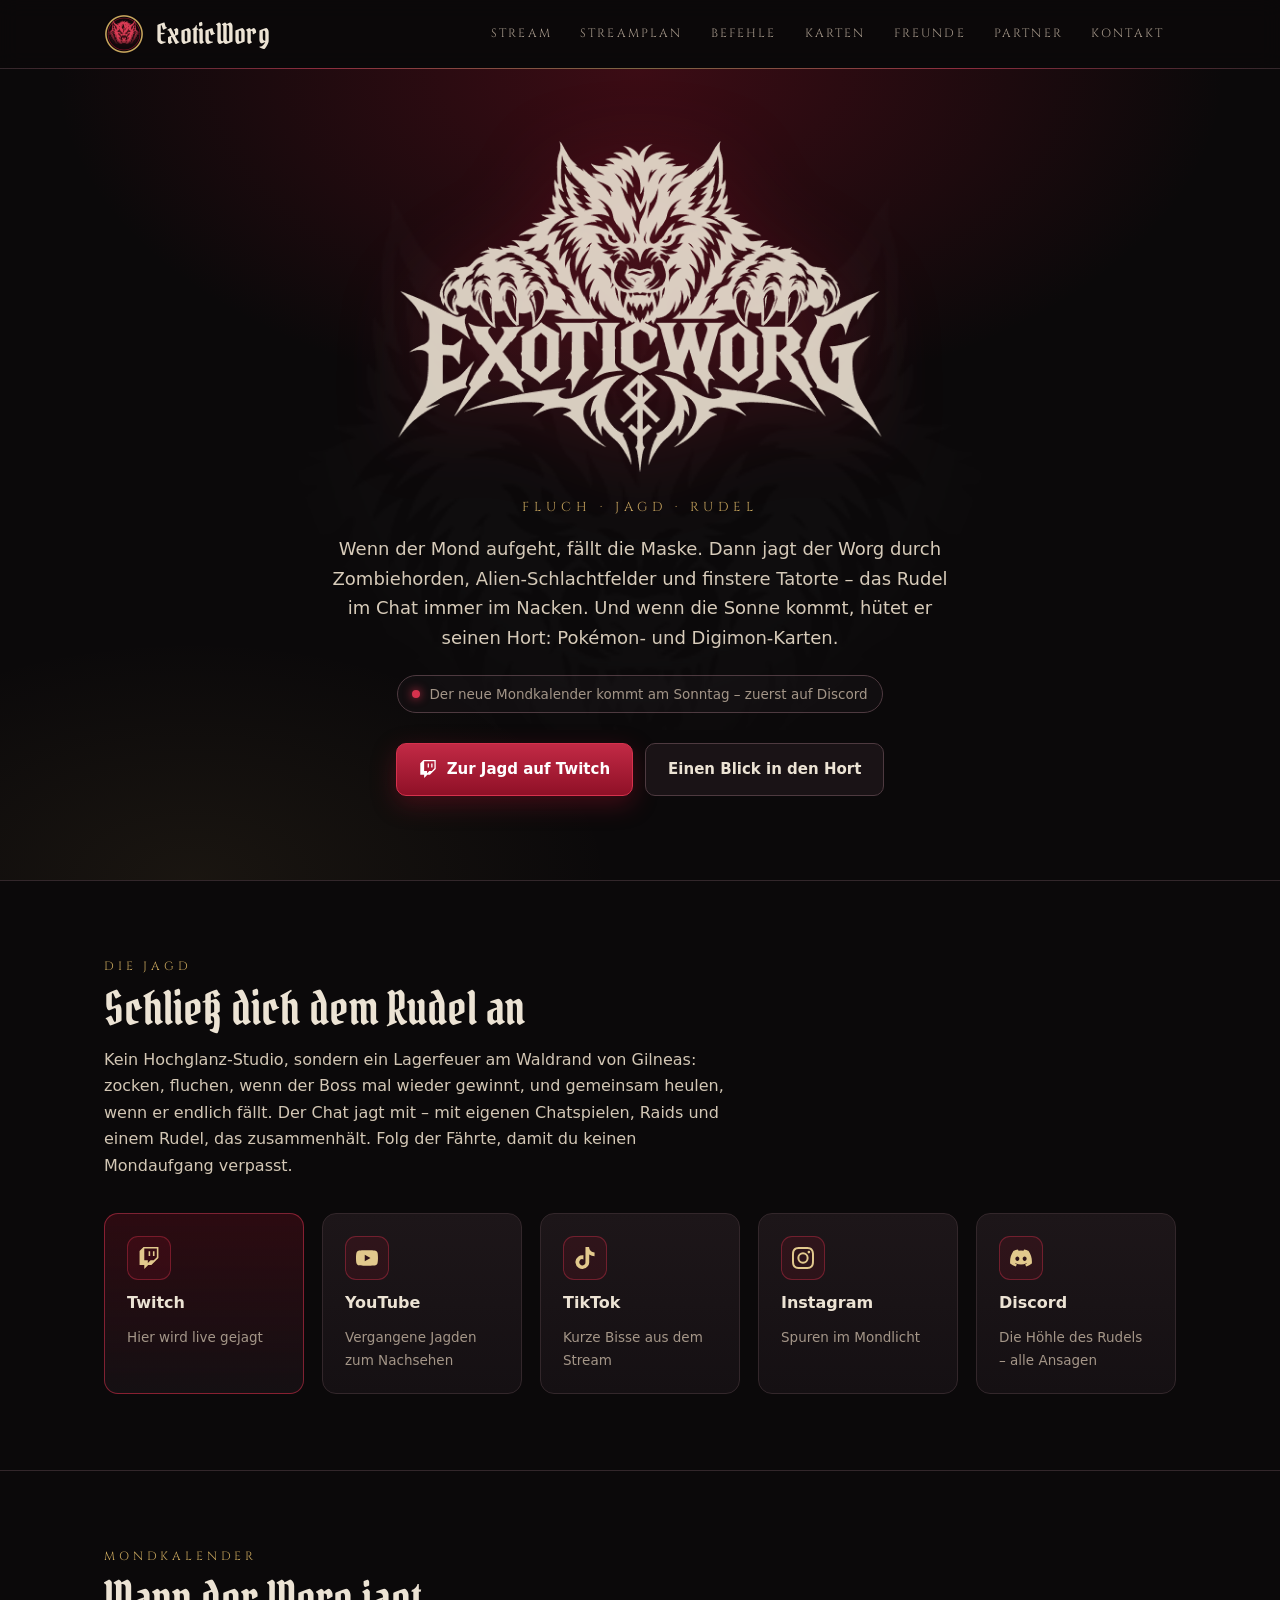
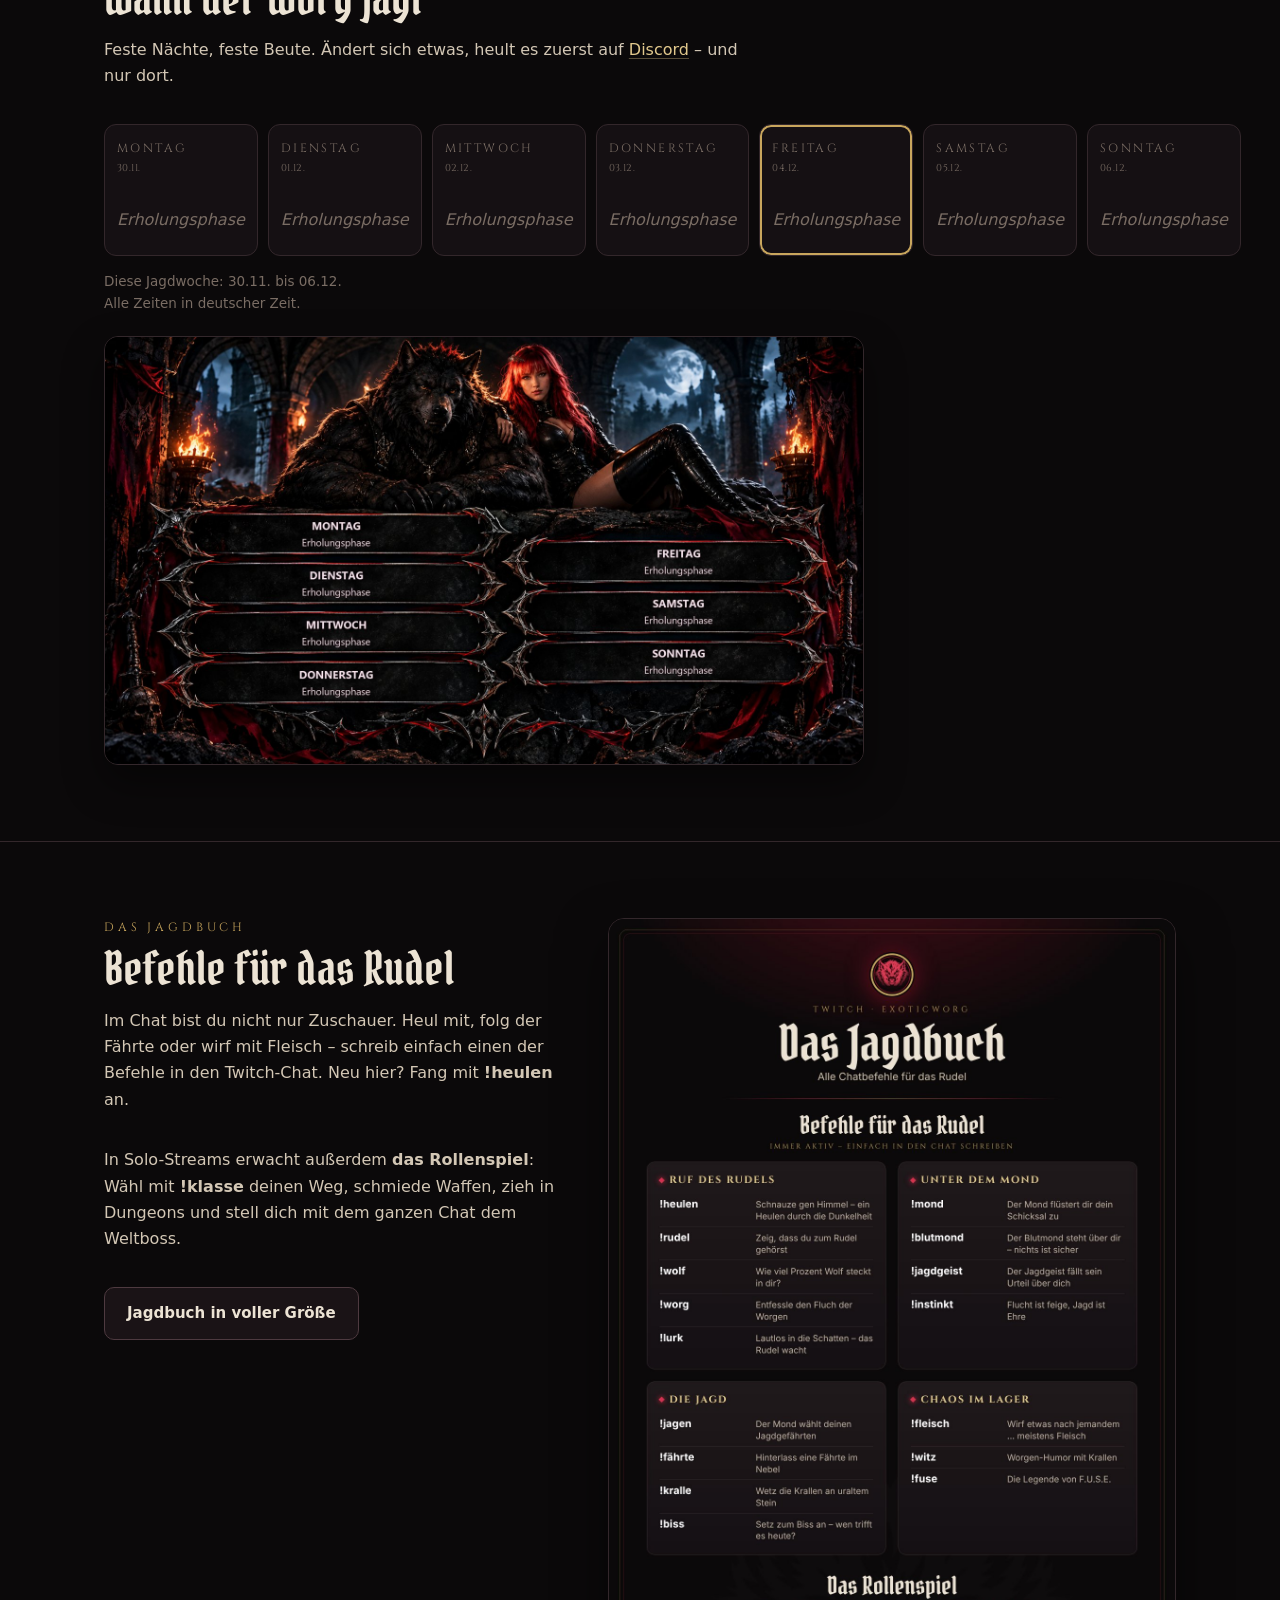
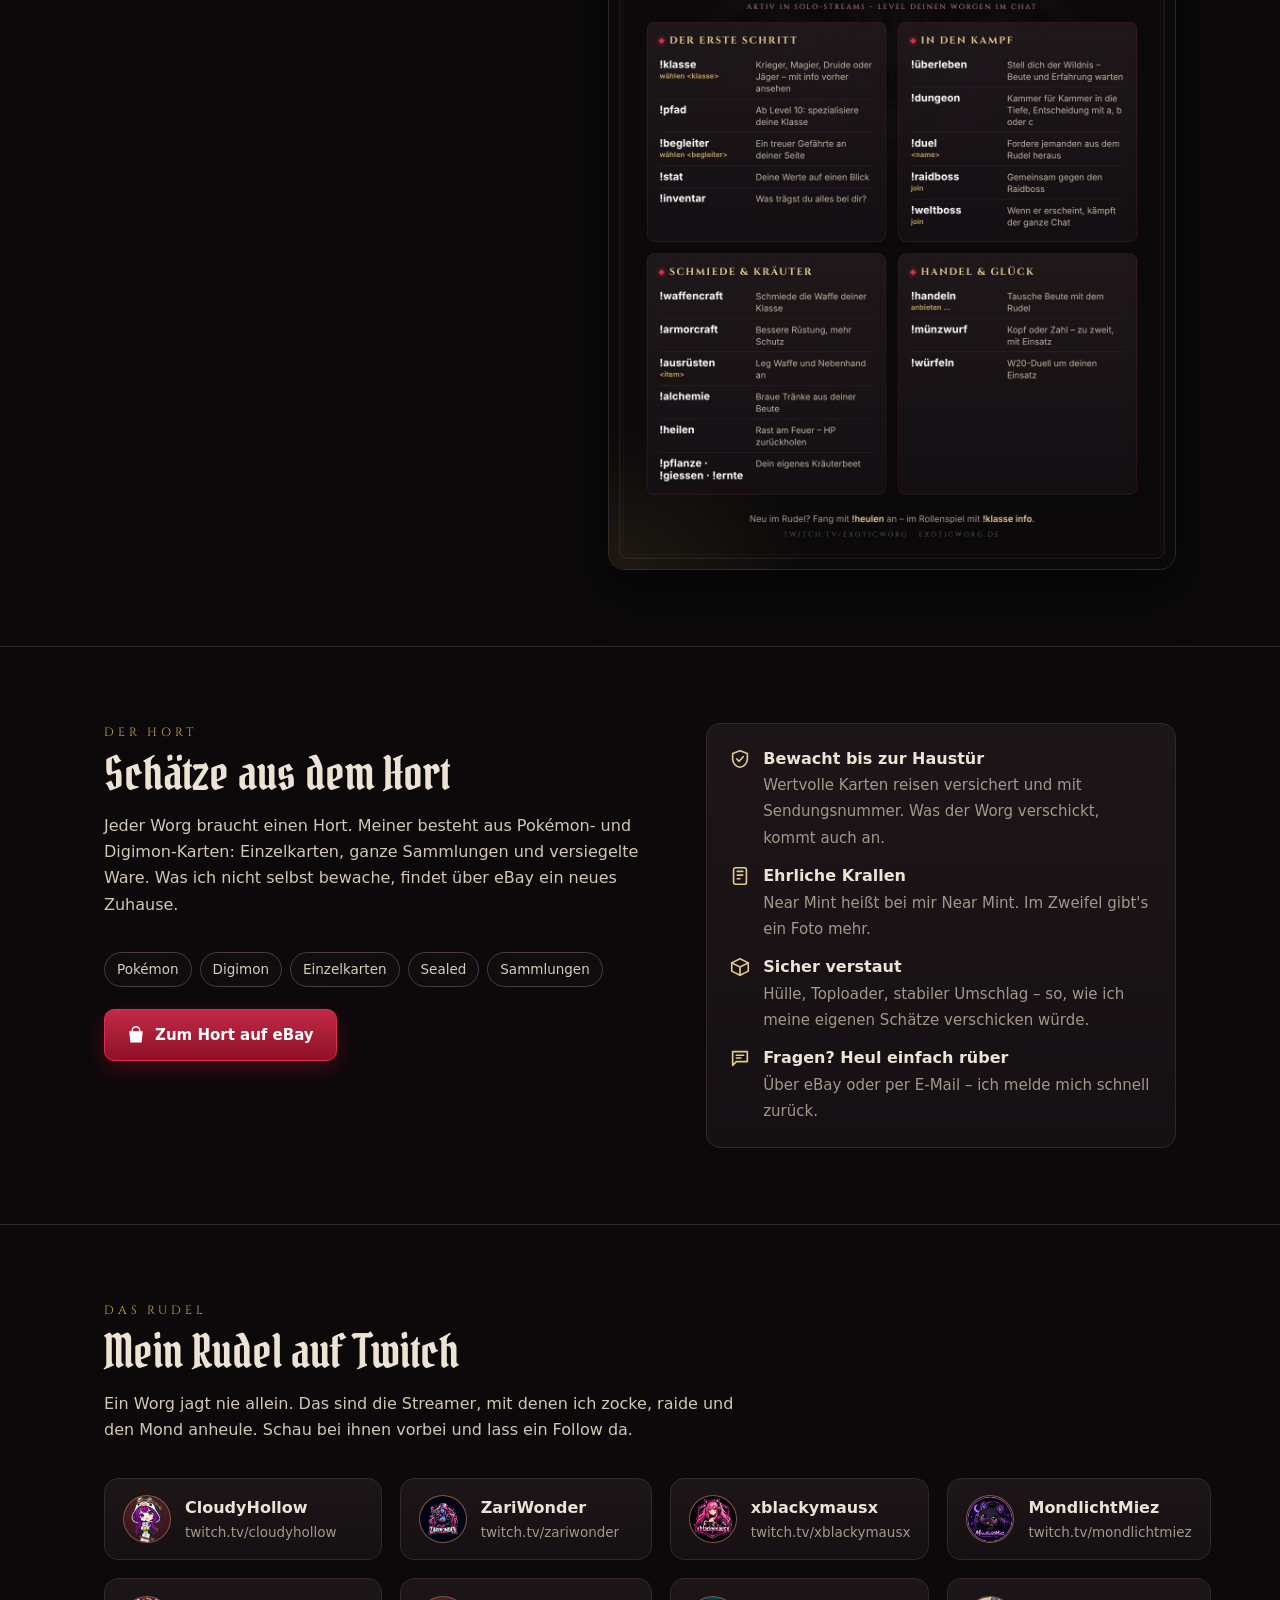
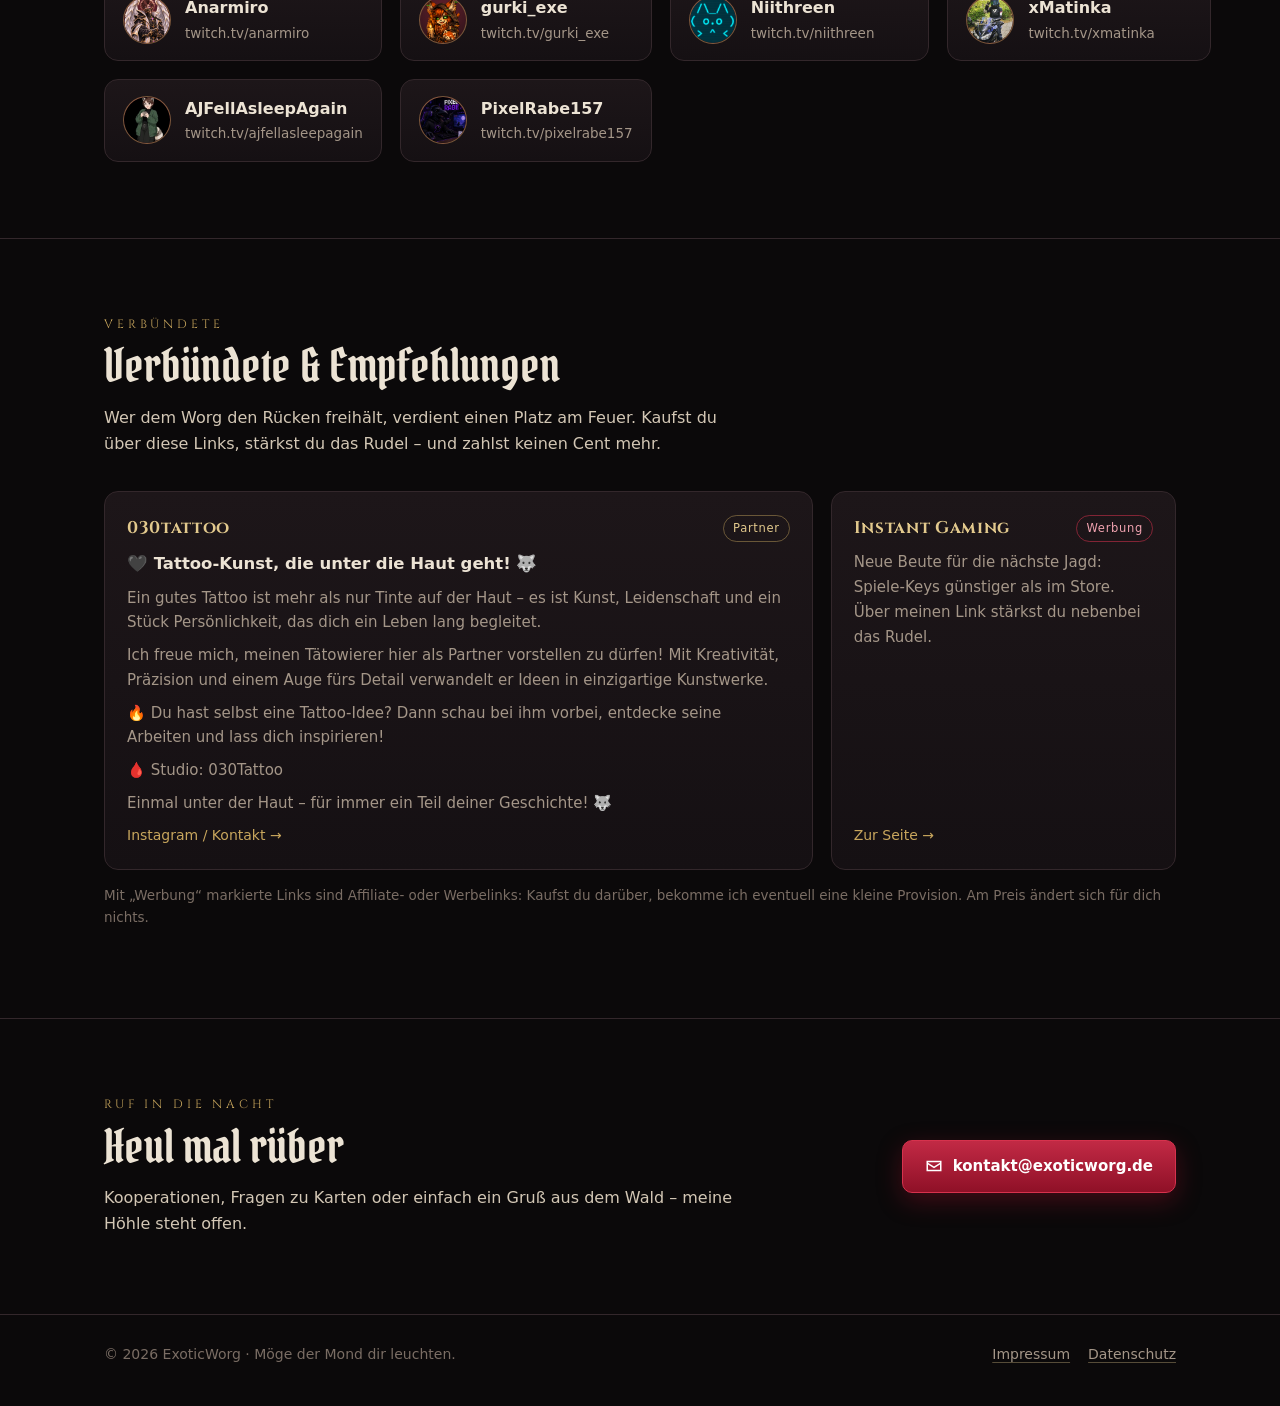
<file: index.html>
<!DOCTYPE html>
<html lang="de">
<head>
<meta charset="utf-8">
<meta name="viewport" content="width=device-width,initial-scale=1">
<title>ExoticWorg – Der Worg jagt auf Twitch</title>
<meta name="description" content="ExoticWorg – wenn der Mond aufgeht, jagt der Worg auf Twitch. Schließ dich dem Rudel an. Dazu Pokémon- &amp; Digimon-Karten aus seinem Hort.">
<meta property="og:title" content="ExoticWorg – Der Worg jagt auf Twitch">
<meta property="og:description" content="Wenn der Mond aufgeht, jagt der Worg. Schließ dich dem Rudel an – Streams, Chatbefehle und Schätze aus dem Hort.">
<meta property="og:image" content="https://exoticworg.de/assets/og.jpg">
<meta property="og:image:width" content="1200">
<meta property="og:image:height" content="630">
<meta property="og:type" content="website">
<meta property="og:locale" content="de_DE">
<meta name="twitter:card" content="summary_large_image">
<meta property="og:url" content="https://exoticworg.de/">
<meta name="theme-color" content="#0b090a">
<link rel="icon" type="image/png" href="assets/favicon.png">
<link rel="apple-touch-icon" href="assets/apple-touch-icon.png">
<link rel="stylesheet" href="style.css">
</head>
<body>

<header class="top">
  <div class="wrap">
    <a class="brand" href="#"><img src="assets/sigil.png" alt=""><span>ExoticWorg</span></a>
    <nav class="nav" aria-label="Hauptmenü">
      <a href="#stream">Stream</a>
      <a href="#plan">Streamplan</a>
      <a href="#befehle">Befehle</a>
      <a href="#karten">Karten</a>
      <a href="#freunde">Freunde</a>
      <a href="#partner">Partner</a>
      <a href="#kontakt">Kontakt</a>
    </nav>
  </div>
</header>

<main>
  <div class="hero">
    <div class="wrap">
      <img class="logo" src="assets/logo_full.png" alt="ExoticWorg" width="520" height="347">
      <p class="claim">Fluch · Jagd · Rudel</p>
      <p class="lead">Wenn der Mond aufgeht, fällt die Maske. Dann jagt der Worg durch Zombiehorden, Alien-Schlachtfelder und finstere Tatorte – das Rudel im Chat immer im Nacken. Und wenn die Sonne kommt, hütet er seinen Hort: Pokémon- und Digimon-Karten.</p>
      <div class="live" id="nextStream"><i></i><span>Die Fährte wird aufgenommen …</span></div>
      <div class="cta">
        <a class="btn p" id="twitchBtn" href="https://www.twitch.tv/exoticworg" target="_blank" rel="noopener">
          <svg viewBox="0 0 24 24" aria-hidden="true"><path d="M11.571 4.714h1.715v5.143H11.57zm4.715 0H18v5.143h-1.714zM6 0 1.714 4.286v15.428h5.143V24l4.286-4.286h3.428L22.286 12V0zm14.571 11.143-3.428 3.428h-3.429l-3 3v-3H6.857V1.714h13.714Z"/></svg>
          <span>Zur Jagd auf Twitch</span></a>
        <a class="btn" href="#karten">Einen Blick in den Hort</a>
      </div>
    </div>
  </div>

  <section id="stream">
    <div class="wrap">
      <p class="kicker">Die Jagd</p>
      <h2>Schließ dich dem Rudel an</h2>
      <p class="intro">Kein Hochglanz-Studio, sondern ein Lagerfeuer am Waldrand von Gilneas: zocken, fluchen, wenn der Boss mal wieder gewinnt, und gemeinsam heulen, wenn er endlich fällt. Der Chat jagt mit – mit eigenen Chatspielen, Raids und einem Rudel, das zusammenhält. Folg der Fährte, damit du keinen Mondaufgang verpasst.</p>
      <div class="grid g4" id="kanaele">
        <a class="card ch main" href="https://www.twitch.tv/exoticworg" target="_blank" rel="noopener">
          <span class="ic"><svg viewBox="0 0 24 24"><path d="M11.571 4.714h1.715v5.143H11.57zm4.715 0H18v5.143h-1.714zM6 0 1.714 4.286v15.428h5.143V24l4.286-4.286h3.428L22.286 12V0zm14.571 11.143-3.428 3.428h-3.429l-3 3v-3H6.857V1.714h13.714Z"/></svg></span>
          <b>Twitch</b><small>Hier wird live gejagt</small></a>
        <a class="card ch" href="https://www.youtube.com/@exoticworg" target="_blank" rel="noopener">
          <span class="ic"><svg viewBox="0 0 24 24"><path d="M23.5 6.19a3 3 0 0 0-2.12-2.14C19.5 3.55 12 3.55 12 3.55s-7.5 0-9.38.5A3 3 0 0 0 .5 6.19C0 8.07 0 12 0 12s0 3.93.5 5.81a3 3 0 0 0 2.12 2.14c1.88.5 9.38.5 9.38.5s7.5 0 9.38-.5a3 3 0 0 0 2.12-2.14C24 15.93 24 12 24 12s0-3.93-.5-5.81zM9.55 15.57V8.43L15.82 12z"/></svg></span>
          <b>YouTube</b><small>Vergangene Jagden zum Nachsehen</small></a>
        <a class="card ch" href="https://www.tiktok.com/@exoticworg6" target="_blank" rel="noopener">
          <span class="ic"><svg viewBox="0 0 24 24"><path d="M12.53.02c1.3-.02 2.6-.01 3.9-.02.09 1.53.64 3.09 1.76 4.17 1.12 1.11 2.7 1.62 4.24 1.79v4.03a10.4 10.4 0 0 1-5.82-1.9c-.01 2.92.01 5.84-.02 8.75a7.6 7.6 0 0 1-1.35 3.94 7.47 7.47 0 0 1-5.91 3.21 7.3 7.3 0 0 1-4.08-1.03 7.55 7.55 0 0 1-3.65-5.71c-.02-.5-.03-1-.01-1.49a7.53 7.53 0 0 1 8.73-6.68c.02 1.48-.04 2.96-.04 4.44a3.43 3.43 0 0 0-4.38 2.12c-.21.51-.15 1.07-.14 1.61.24 1.64 1.82 3.02 3.5 2.87a3.3 3.3 0 0 0 2.77-1.61c.19-.33.4-.67.41-1.06.1-1.79.06-3.57.07-5.36.01-4.03-.01-8.05.02-12.07z"/></svg></span>
          <b>TikTok</b><small>Kurze Bisse aus dem Stream</small></a>
        <a class="card ch" href="https://www.instagram.com/exotic_worg/" target="_blank" rel="noopener">
          <span class="ic"><svg viewBox="0 0 24 24"><path d="M12 2.2c3.2 0 3.58 0 4.85.07 3.25.15 4.77 1.69 4.92 4.92.06 1.27.07 1.65.07 4.85s0 3.58-.07 4.85c-.15 3.23-1.66 4.77-4.92 4.92-1.27.06-1.65.07-4.85.07s-3.58 0-4.85-.07c-3.26-.15-4.77-1.7-4.92-4.92C2.17 15.58 2.16 15.2 2.16 12s0-3.58.07-4.85C2.38 3.92 3.9 2.38 7.15 2.23 8.42 2.17 8.8 2.2 12 2.2zM12 0C8.74 0 8.33 0 7.05.07 2.7.27.27 2.69.07 7.05 0 8.33 0 8.74 0 12s0 3.67.07 4.95c.2 4.36 2.62 6.78 6.98 6.98C8.33 24 8.74 24 12 24s3.67 0 4.95-.07c4.35-.2 6.78-2.62 6.98-6.98.06-1.28.07-1.69.07-4.95s0-3.67-.07-4.95C23.73 2.7 21.31.27 16.95.07 15.67 0 15.26 0 12 0zm0 5.84a6.16 6.16 0 1 0 0 12.32 6.16 6.16 0 0 0 0-12.32zM12 16a4 4 0 1 1 0-8 4 4 0 0 1 0 8zm6.4-11.85a1.44 1.44 0 1 0 0 2.88 1.44 1.44 0 0 0 0-2.88z"/></svg></span>
          <b>Instagram</b><small>Spuren im Mondlicht</small></a>
        <a class="card ch" id="dcCard" href="#" target="_blank" rel="noopener" hidden>
          <span class="ic"><svg viewBox="0 0 24 24"><path d="M20.32 4.37A19.8 19.8 0 0 0 15.4 2.84a13.8 13.8 0 0 0-.63 1.3 18.3 18.3 0 0 0-5.5 0 12.6 12.6 0 0 0-.63-1.3 19.7 19.7 0 0 0-4.93 1.53C.6 9.05-.24 13.6.18 18.1a19.9 19.9 0 0 0 6.04 3.05c.49-.66.92-1.37 1.3-2.1a12.9 12.9 0 0 1-2.04-.98l.5-.39a14.2 14.2 0 0 0 12.06 0l.5.39c-.65.39-1.33.71-2.05.98.38.74.81 1.44 1.3 2.1a19.8 19.8 0 0 0 6.04-3.05c.5-5.2-.84-9.72-3.55-13.73zM8.02 15.33c-1.18 0-2.15-1.08-2.15-2.42s.95-2.42 2.15-2.42 2.17 1.09 2.15 2.42c0 1.34-.95 2.42-2.15 2.42zm7.97 0c-1.18 0-2.15-1.08-2.15-2.42s.95-2.42 2.15-2.42 2.17 1.09 2.15 2.42c0 1.34-.94 2.42-2.15 2.42z"/></svg></span>
          <b>Discord</b><small>Die Höhle des Rudels – alle Ansagen</small></a>
      </div>
    </div>
  </section>

  <section id="plan">
    <div class="wrap">
      <p class="kicker">Mondkalender</p>
      <h2>Wann der Worg jagt</h2>
      <p class="intro">Feste Nächte, feste Beute. Ändert sich etwas, heult es zuerst auf <span id="dcText">Discord</span> – und nur dort.</p>
      <div class="plan" id="planGrid"></div>
      <p class="note"><span id="planWoche"></span><br>Alle Zeiten in deutscher Zeit.</p>
      <a class="planbild" id="planBild" href="assets/streamplan.jpg" target="_blank" rel="noopener" hidden><img alt="Streamplan als Bild" loading="lazy"></a>
    </div>
  </section>

  <section id="befehle">
    <div class="wrap jb">
      <div>
        <p class="kicker">Das Jagdbuch</p>
        <h2>Befehle für das Rudel</h2>
        <p class="intro">Im Chat bist du nicht nur Zuschauer. Heul mit, folg der Fährte oder wirf mit Fleisch – schreib einfach einen der Befehle in den Twitch-Chat. Neu hier? Fang mit <b>!heulen</b> an.</p>
        <p class="intro">In Solo-Streams erwacht außerdem <b>das Rollenspiel</b>: Wähl mit <b>!klasse</b> deinen Weg, schmiede Waffen, zieh in Dungeons und stell dich mit dem ganzen Chat dem Weltboss.</p>
        <a class="btn" href="assets/jagdbuch.png" target="_blank" rel="noopener">Jagdbuch in voller Größe</a>
      </div>
      <a class="jbimg" href="assets/jagdbuch.png" target="_blank" rel="noopener"><img src="assets/jagdbuch.jpg" width="1200" height="2652" loading="lazy" alt="Das Jagdbuch – Chatbefehle: !heulen, !rudel, !wolf, !worg, !lurk, !mond, !blutmond, !jagdgeist, !instinkt, !jagen, !fährte, !kralle, !biss, !fleisch, !witz, !fuse. Rollenspiel (Solo-Streams): !klasse, !pfad, !begleiter, !stat, !inventar, !überleben, !dungeon, !duel, !raidboss, !weltboss, !waffencraft, !armorcraft, !ausrüsten, !alchemie, !heilen, !pflanze, !giessen, !ernte, !handeln, !münzwurf, !würfeln"></a>
    </div>
  </section>

  <section id="karten">
    <div class="wrap split">
      <div>
        <p class="kicker">Der Hort</p>
        <h2>Schätze aus dem Hort</h2>
        <p class="intro">Jeder Worg braucht einen Hort. Meiner besteht aus Pokémon- und Digimon-Karten: Einzelkarten, ganze Sammlungen und versiegelte Ware. Was ich nicht selbst bewache, findet über eBay ein neues Zuhause.</p>
        <div class="games"><span class="tag">Pokémon</span><span class="tag">Digimon</span><span class="tag">Einzelkarten</span><span class="tag">Sealed</span><span class="tag">Sammlungen</span></div>
        <a class="btn p" href="https://www.ebay.de/usr/exotic_worg" target="_blank" rel="noopener" id="ebayLink">
          <svg viewBox="0 0 24 24" aria-hidden="true"><path d="M6 7V6a6 6 0 0 1 12 0v1h3l-1.5 15h-15L3 7zm2 0h8V6a4 4 0 0 0-8 0z"/></svg>
          Zum Hort auf eBay</a>
      </div>
      <div class="card">
        <ul class="list">
          <li><svg viewBox="0 0 24 24"><path d="M12 3 4 6v6c0 4.5 3.4 8.3 8 9 4.6-.7 8-4.5 8-9V6z"/><path d="m8.5 12 2.5 2.5 4.5-5"/></svg><div><b>Bewacht bis zur Haustür</b><span>Wertvolle Karten reisen versichert und mit Sendungsnummer. Was der Worg verschickt, kommt auch an.</span></div></li>
          <li><svg viewBox="0 0 24 24"><rect x="5" y="3" width="14" height="18" rx="2"/><path d="M9 7h6M9 11h6M9 15h3"/></svg><div><b>Ehrliche Krallen</b><span>Near Mint heißt bei mir Near Mint. Im Zweifel gibt's ein Foto mehr.</span></div></li>
          <li><svg viewBox="0 0 24 24"><path d="M3 7.5 12 3l9 4.5v9L12 21l-9-4.5z"/><path d="M3 7.5 12 12l9-4.5M12 12v9"/></svg><div><b>Sicher verstaut</b><span>Hülle, Toploader, stabiler Umschlag – so, wie ich meine eigenen Schätze verschicken würde.</span></div></li>
          <li><svg viewBox="0 0 24 24"><path d="M4 5h16v11H8l-4 4z"/><path d="M8 9h8M8 12h5"/></svg><div><b>Fragen? Heul einfach rüber</b><span>Über eBay oder per E-Mail – ich melde mich schnell zurück.</span></div></li>
        </ul>
      </div>
    </div>
  </section>

  <section id="freunde">
    <div class="wrap">
      <p class="kicker">Das Rudel</p>
      <h2>Mein Rudel auf Twitch</h2>
      <p class="intro">Ein Worg jagt nie allein. Das sind die Streamer, mit denen ich zocke, raide und den Mond anheule. Schau bei ihnen vorbei und lass ein Follow da.</p>
      <div class="grid g4" id="freundeGrid"></div>
    </div>
  </section>

  <section id="partner">
    <div class="wrap">
      <p class="kicker">Verbündete</p>
      <h2>Verbündete &amp; Empfehlungen</h2>
      <p class="intro">Wer dem Worg den Rücken freihält, verdient einen Platz am Feuer. Kaufst du über diese Links, stärkst du das Rudel – und zahlst keinen Cent mehr.</p>
      <div class="grid g3" id="partnerGrid"></div>
      <p class="note">Mit „Werbung“ markierte Links sind Affiliate- oder Werbelinks: Kaufst du darüber, bekomme ich eventuell eine kleine Provision. Am Preis ändert sich für dich nichts.</p>
    </div>
  </section>

  <section id="kontakt">
    <div class="wrap contact">
      <div>
        <p class="kicker">Ruf in die Nacht</p>
        <h2>Heul mal rüber</h2>
        <p class="intro" style="margin:0">Kooperationen, Fragen zu Karten oder einfach ein Gruß aus dem Wald – meine Höhle steht offen.</p>
      </div>
      <a class="btn p" href="mailto:kontakt@exoticworg.de">
        <svg viewBox="0 0 24 24" aria-hidden="true"><path d="M2 5h20v14H2zm2 2v.5l8 5 8-5V7zm16 2.9-8 5-8-5V17h16z"/></svg>
        kontakt@exoticworg.de</a>
    </div>
  </section>
</main>

<footer>
  <div class="wrap">
    <span>© <span id="jahr">2026</span> ExoticWorg · Möge der Mond dir leuchten.</span>
    <nav><a href="impressum.html">Impressum</a><a href="datenschutz.html">Datenschutz</a></nav>
  </div>
</footer>

<script>
{
/* Streamplan kommt aus streamplan.json – dort jeden Sonntag eintragen */
const ORDER = ['So', 'Mo', 'Di', 'Mi', 'Do', 'Fr', 'Sa'], WOCHE = ['Mo', 'Di', 'Mi', 'Do', 'Fr', 'Sa', 'So'];
const NAMEN = { Mo: 'Montag', Di: 'Dienstag', Mi: 'Mittwoch', Do: 'Donnerstag', Fr: 'Freitag', Sa: 'Samstag', So: 'Sonntag' };
const esc = t => String(t == null ? '' : t).replace(/[&<>"']/g, c => ({ '&': '&amp;', '<': '&lt;', '>': '&gt;', '"': '&quot;', "'": '&#39;' })[c]);
const heute = ORDER[new Date().getDay()];
const frei = t => !t || /kein\s*stream|^pause$|^frei$|^-+$/i.test(String(t).trim());
function zeige(P) {
  const T = {}; for (const [k, v] of Object.entries(P.tage || {})) T[k] = v && !frei(v.spiel) && String(v.zeit || '').trim() ? v : { zeit: '', spiel: '', notiz: v && !frei(v.spiel) ? v.spiel : '' };
  const f = d => d.toLocaleDateString('de-DE', { day: '2-digit', month: '2-digit' });
  const info = document.getElementById('planWoche'), nextEl = document.querySelector('#nextStream span');
  const next = { set textContent(t) { if (!LIVE) nextEl.textContent = t; } };
  const ab = P.woche_ab ? new Date(P.woche_ab + 'T00:00:00') : null;
  if (!ab || isNaN(ab)) { info.textContent = ''; return; }
  const bis = new Date(ab); bis.setDate(ab.getDate() + 6);
  const now = new Date(), endeWoche = new Date(bis); endeWoche.setHours(23, 59, 59);
  const vorbei = now > endeWoche, kommend = now < ab;
  // Streampause: ganze Woche aus
  if (P.pause) {
    document.getElementById('planGrid').innerHTML = `<div class="card" style="grid-column:1/-1"><h3>Der Worg ruht</h3><p>${esc(P.hinweis || 'Der Worg leckt gerade seine Wunden. Wann die Jagd weitergeht, erfährst du zuerst auf Discord.')}</p></div>`;
    info.textContent = ''; next.textContent = 'Der Worg ruht gerade' + (P.hinweis ? ' – ' + P.hinweis : '');
    return;
  }
  // Bild aus dem Streamplaner (nur wenn es zur Woche passt)
  if (P.bild) { const a = document.getElementById('planBild'); a.href = P.bild; a.querySelector('img').src = P.bild; a.hidden = false; }
  // Raster: echte Daten dieser Woche
  document.getElementById('planGrid').innerHTML = WOCHE.map((t, i) => {
    const p = T[t] || {}, d = new Date(ab); d.setDate(ab.getDate() + i);
    const istHeute = d.toDateString() === now.toDateString();
    return `<div class="day ${p.spiel ? 'on' : 'off'} ${istHeute ? 'today' : ''} ${vorbei ? 'alt' : ''}">
      <span class="d">${NAMEN[t]} <small>${f(d)}</small></span>
      ${p.spiel ? `<span class="t">${esc(p.zeit)} Uhr</span><span class="g">${esc(p.spiel)}</span>` : `<span class="t">&nbsp;</span><span class="g">${esc(p.notiz || 'Pause')}</span>`}
    </div>`;
  }).join('');
  info.textContent = (vorbei ? `Letzte Jagdwoche (${f(ab)}–${f(bis)}) – der neue Mondkalender folgt auf Discord` : kommend ? `Kommende Jagdwoche: ${f(ab)} bis ${f(bis)}` : `Diese Jagdwoche: ${f(ab)} bis ${f(bis)}`) + (P.hinweis ? ' · ' + P.hinweis : '');
  // Nächster Stream: nur Termine aus genau dieser Woche, nie aus einer Wiederholung
  let found = null;
  WOCHE.forEach((t, i) => {
    const p = T[t]; if (found || !p || !p.spiel) return;
    const d = new Date(ab); d.setDate(ab.getDate() + i);
    const [h, m] = String(p.zeit || '0:0').split(':').map(Number); d.setHours(h || 0, m || 0, 0, 0);
    if (d.getTime() + 3 * 3600e3 > now.getTime()) found = { d, p };
  });
  if (!found) { next.textContent = 'Der neue Mondkalender kommt am Sonntag – zuerst auf Discord'; return; }
  const tage = Math.round((new Date(found.d).setHours(0, 0, 0, 0) - new Date(now).setHours(0, 0, 0, 0)) / 864e5);
  const wann = tage === 0 ? 'Heute' : tage === 1 ? 'Morgen' : `${NAMEN[WOCHE[(found.d.getDay() + 6) % 7]]}, ${f(found.d)}`;
  next.textContent = `Nächste Jagd: ${wann}, ${found.p.zeit} Uhr – ${found.p.spiel}`;
}
let LIVE = '';
/* Live-Status kommt aus live.json (alle paar Minuten von der Action aktualisiert) */
fetch('live.json', { cache: 'no-cache' }).then(r => r.json()).then(L => {
  const frisch = L.stand && (Date.now() - new Date(L.stand)) < 45 * 60e3;
  if (!L.live || !frisch) return;
  LIVE = 'Der Worg jagt gerade live' + (L.spiel ? ': ' + L.spiel : '');
  const n = document.getElementById('nextStream');
  n.classList.add('on'); n.querySelector('span').textContent = LIVE;
  document.querySelector('#twitchBtn span').textContent = 'Jetzt live zuschauen';
  document.querySelector('.brand').classList.add('onair');
}).catch(() => {});
/* Discord-Einladung kommt aus discord.json (wird automatisch erneuert) */
fetch('discord.json', { cache: 'no-cache' }).then(r => r.json()).then(D => {
  const url = String(D.invite || '');
  if (!/^https:\/\/(discord\.gg|discord\.com\/invite)\/[A-Za-z0-9-]+$/.test(url)) return;
  const c = document.getElementById('dcCard'); c.href = url; c.hidden = false;
  document.getElementById('kanaele').classList.add('g5');
  document.getElementById('dcText').innerHTML = `<a href="${esc(url)}" target="_blank" rel="noopener">Discord</a>`;
}).catch(() => {});
/* Freunde kommen aus freunde.json */
fetch('freunde.json', { cache: 'no-cache' }).then(r => r.json()).then(F => {
  const L = (F.freunde || []).filter(f => f && f.name && /^[A-Za-z0-9_]{3,25}$/.test(f.twitch || ''));
  if (!L.length) { document.getElementById('freunde').remove(); document.querySelector('.nav a[href="#freunde"]')?.remove(); return; }
  document.getElementById('freundeGrid').innerHTML = L.map(f => `<a class="card fr" href="https://www.twitch.tv/${esc(f.twitch.toLowerCase())}" target="_blank" rel="noopener">
      <span class="av">${esc(f.name.slice(0, 1).toUpperCase())}<img src="assets/freunde/${esc(f.twitch.toLowerCase())}.png" alt="" loading="lazy" onerror="this.remove()"></span>
      <span class="fx"><b>${esc(f.name)}</b><small>${f.text ? esc(f.text) : 'twitch.tv/' + esc(f.twitch.toLowerCase())}</small></span>
    </a>`).join('');
}).catch(() => { document.getElementById('freunde').remove(); });
/* Partner kommen aus partner.json */
fetch('partner.json', { cache: 'no-cache' }).then(r => r.json()).then(P => {
  const L = (P.partner || []).filter(p => p && p.name);
  if (!L.length) { document.getElementById('partner').remove(); document.querySelector('.nav a[href="#partner"]')?.remove(); return; }
  document.getElementById('partnerGrid').innerHTML = L.map(p => {
    const ok = /^https:\/\//.test(p.url || '');
    const tag = p.art === 'werbung' ? '<span class="badge ad">Werbung</span>' : '<span class="badge">Partner</span>';
    const absaetze = String(p.text || '').split(/\n+/).filter(Boolean).map(t => `<p>${esc(t)}</p>`).join('');
    const inner = `<div class="ph"><b>${esc(p.name)}</b>${tag}</div>${p.titel ? `<div class="pti">${esc(p.titel)}</div>` : ''}${absaetze}${p.code ? `<div class="code">Code: <b>${esc(p.code)}</b></div>` : ''}${ok ? `<span class="go">${esc(p.link_text || 'Zur Seite →')}</span>` : ''}`;
    const cls = 'card pt' + (p.breit ? ' breit' : '');
    return ok ? `<a class="${cls}" href="${esc(p.url)}" target="_blank" rel="${p.art === 'werbung' ? 'sponsored ' : ''}noopener">${inner}</a>` : `<div class="${cls}">${inner}</div>`;
  }).join('');
}).catch(() => { document.getElementById('partner').remove(); });
fetch('streamplan.json', { cache: 'no-cache' }).then(r => r.json()).then(zeige).catch(() => {
  document.getElementById('planGrid').innerHTML = '<p class="note">Den aktuellen Mondkalender findest du auf Discord.</p>';
});
document.getElementById('jahr').textContent = new Date().getFullYear();
}
</script>
</body>
</html>
</file>
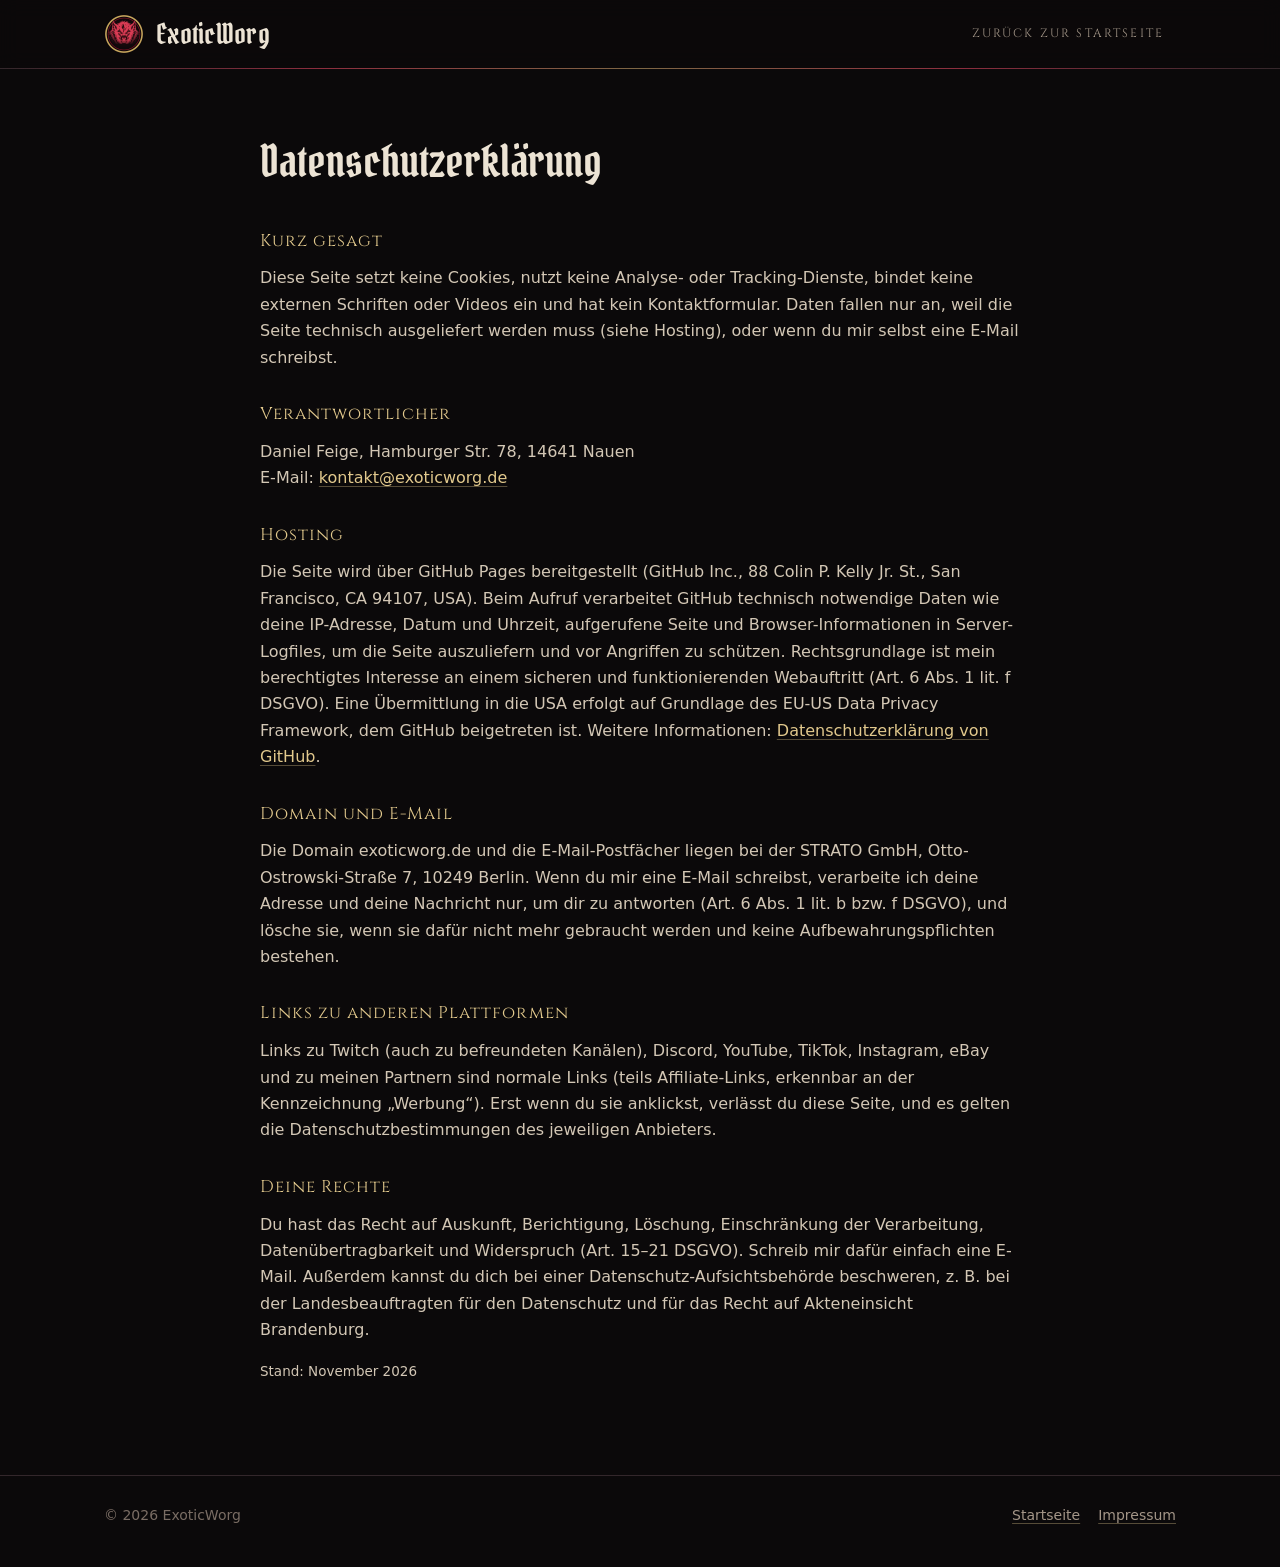
<file: datenschutz.html>
<!DOCTYPE html>
<html lang="de">
<head>
<meta charset="utf-8"><meta name="viewport" content="width=device-width,initial-scale=1">
<title>Datenschutz – ExoticWorg</title><meta name="robots" content="noindex">
<link rel="icon" type="image/png" href="assets/favicon.png"><link rel="stylesheet" href="style.css">
</head>
<body>
<header class="top"><div class="wrap"><a class="brand" href="index.html"><img src="assets/sigil.png" alt=""><span>ExoticWorg</span></a>
<nav class="nav"><a href="index.html">Zurück zur Startseite</a></nav></div></header>
<main class="wrap legal">
  <h1>Datenschutzerklärung</h1>
  <h2>Kurz gesagt</h2>
  <p>Diese Seite setzt keine Cookies, nutzt keine Analyse- oder Tracking-Dienste, bindet keine externen Schriften oder Videos ein und hat kein Kontaktformular. Daten fallen nur an, weil die Seite technisch ausgeliefert werden muss (siehe Hosting), oder wenn du mir selbst eine E-Mail schreibst.</p>
  <h2>Verantwortlicher</h2>
  <p>Daniel Feige, Hamburger Str. 78, 14641 Nauen<br>E-Mail: <a href="mailto:kontakt@exoticworg.de">kontakt@exoticworg.de</a></p>
  <h2>Hosting</h2>
  <p>Die Seite wird über GitHub Pages bereitgestellt (GitHub Inc., 88 Colin P. Kelly Jr. St., San Francisco, CA 94107, USA). Beim Aufruf verarbeitet GitHub technisch notwendige Daten wie deine IP-Adresse, Datum und Uhrzeit, aufgerufene Seite und Browser-Informationen in Server-Logfiles, um die Seite auszuliefern und vor Angriffen zu schützen. Rechtsgrundlage ist mein berechtigtes Interesse an einem sicheren und funktionierenden Webauftritt (Art. 6 Abs. 1 lit. f DSGVO). Eine Übermittlung in die USA erfolgt auf Grundlage des EU-US Data Privacy Framework, dem GitHub beigetreten ist. Weitere Informationen: <a href="https://docs.github.com/de/site-policy/privacy-policies/github-general-privacy-statement" target="_blank" rel="noopener">Datenschutzerklärung von GitHub</a>.</p>
  <h2>Domain und E-Mail</h2>
  <p>Die Domain exoticworg.de und die E-Mail-Postfächer liegen bei der STRATO GmbH, Otto-Ostrowski-Straße 7, 10249 Berlin. Wenn du mir eine E-Mail schreibst, verarbeite ich deine Adresse und deine Nachricht nur, um dir zu antworten (Art. 6 Abs. 1 lit. b bzw. f DSGVO), und lösche sie, wenn sie dafür nicht mehr gebraucht werden und keine Aufbewahrungspflichten bestehen.</p>
  <h2>Links zu anderen Plattformen</h2>
  <p>Links zu Twitch (auch zu befreundeten Kanälen), Discord, YouTube, TikTok, Instagram, eBay und zu meinen Partnern sind normale Links (teils Affiliate-Links, erkennbar an der Kennzeichnung „Werbung“). Erst wenn du sie anklickst, verlässt du diese Seite, und es gelten die Datenschutzbestimmungen des jeweiligen Anbieters.</p>
  <h2>Deine Rechte</h2>
  <p>Du hast das Recht auf Auskunft, Berichtigung, Löschung, Einschränkung der Verarbeitung, Datenübertragbarkeit und Widerspruch (Art. 15–21 DSGVO). Schreib mir dafür einfach eine E-Mail. Außerdem kannst du dich bei einer Datenschutz-Aufsichtsbehörde beschweren, z.&nbsp;B. bei der Landesbeauftragten für den Datenschutz und für das Recht auf Akteneinsicht Brandenburg.</p>
  <p class="note">Stand: November 2026</p>
</main>
<footer><div class="wrap"><span>© 2026 ExoticWorg</span><nav><a href="index.html">Startseite</a><a href="impressum.html">Impressum</a></nav></div></footer>
</body>
</html>
</file>
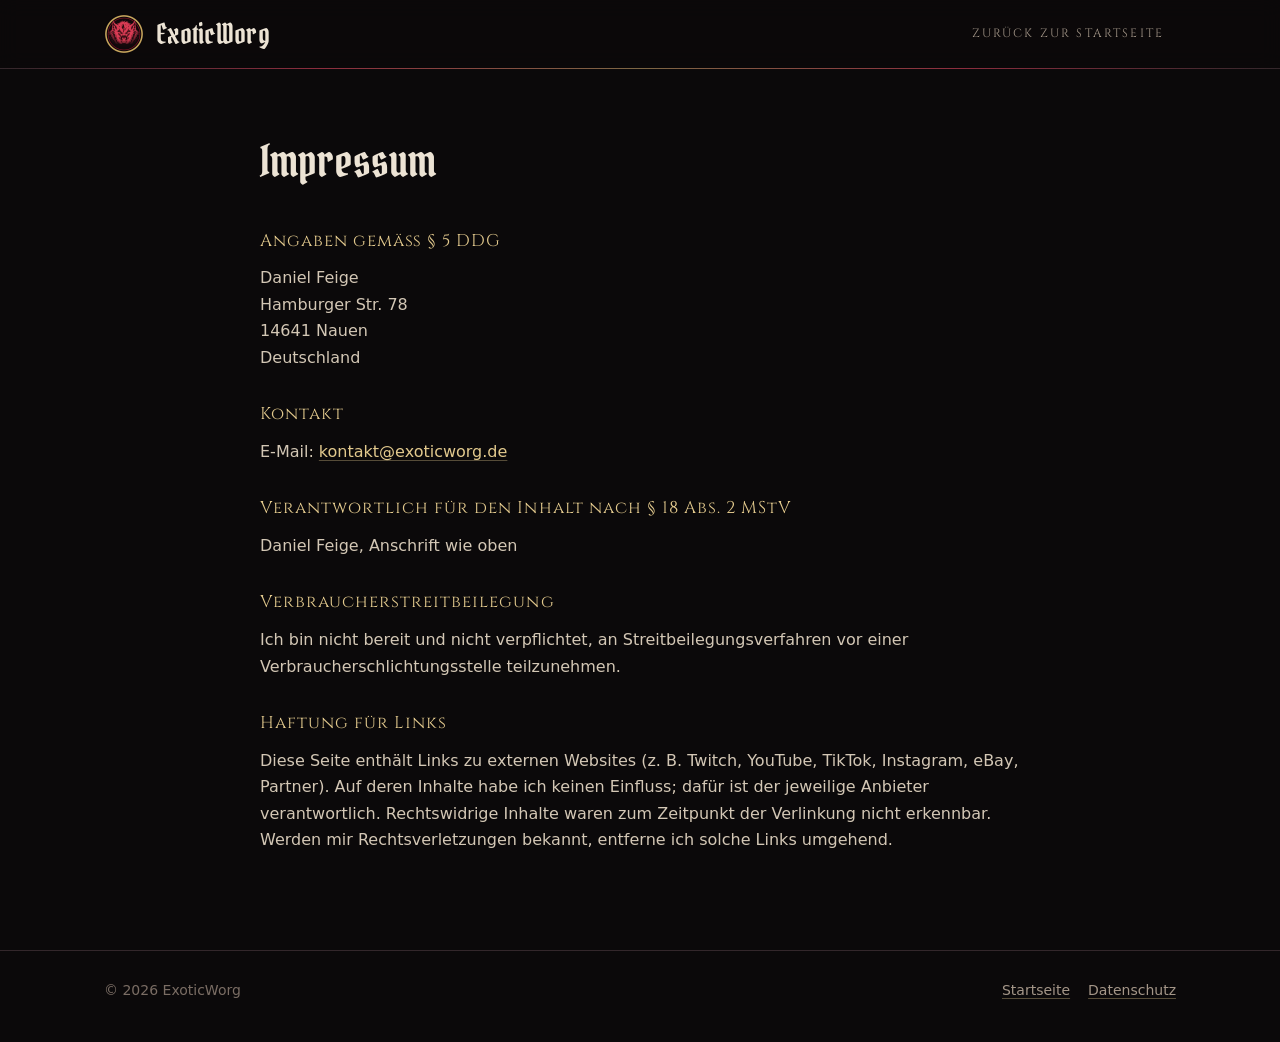
<file: impressum.html>
<!DOCTYPE html>
<html lang="de">
<head>
<meta charset="utf-8"><meta name="viewport" content="width=device-width,initial-scale=1">
<title>Impressum – ExoticWorg</title><meta name="robots" content="noindex">
<link rel="icon" type="image/png" href="assets/favicon.png"><link rel="stylesheet" href="style.css">
</head>
<body>
<header class="top"><div class="wrap"><a class="brand" href="index.html"><img src="assets/sigil.png" alt=""><span>ExoticWorg</span></a>
<nav class="nav"><a href="index.html">Zurück zur Startseite</a></nav></div></header>
<main class="wrap legal">
  <h1>Impressum</h1>
  <h2>Angaben gemäß § 5 DDG</h2>
  <p>Daniel Feige<br>
  Hamburger Str. 78<br>
  14641 Nauen<br>
  Deutschland</p>
  <h2>Kontakt</h2>
  <p>E-Mail: <a href="mailto:kontakt@exoticworg.de">kontakt@exoticworg.de</a></p>
  <h2>Verantwortlich für den Inhalt nach § 18 Abs. 2 MStV</h2>
  <p>Daniel Feige, Anschrift wie oben</p>
  <h2>Verbraucherstreitbeilegung</h2>
  <p>Ich bin nicht bereit und nicht verpflichtet, an Streitbeilegungsverfahren vor einer Verbraucherschlichtungsstelle teilzunehmen.</p>
  <h2>Haftung für Links</h2>
  <p>Diese Seite enthält Links zu externen Websites (z.&nbsp;B. Twitch, YouTube, TikTok, Instagram, eBay, Partner). Auf deren Inhalte habe ich keinen Einfluss; dafür ist der jeweilige Anbieter verantwortlich. Rechtswidrige Inhalte waren zum Zeitpunkt der Verlinkung nicht erkennbar. Werden mir Rechtsverletzungen bekannt, entferne ich solche Links umgehend.</p>
</main>
<footer><div class="wrap"><span>© 2026 ExoticWorg</span><nav><a href="index.html">Startseite</a><a href="datenschutz.html">Datenschutz</a></nav></div></footer>
</body>
</html>
</file>
<file: style.css>
@font-face{font-family:'Cinzel';src:url(assets/cinzel.woff2) format('woff2');font-weight:400 900;font-display:swap}
[hidden]{display:none!important}
@font-face{font-family:'Pirata One';src:url(assets/pirata.woff2) format('woff2');font-weight:400;font-display:swap}
:root{
  --bg:#0b090a;--panel:#151013;--panel2:#1d1619;--line:#33272b;--line2:#4e3a40;
  --text:#ece3d4;--muted:#a49688;--dim:#7a6d64;
  --blood:#a3122b;--blood2:#d6324d;--gold:#c8a65d;--gold2:#e2c98d;
  --serif:'Cinzel',Georgia,serif;--deco:'Pirata One',Georgia,serif;
  --sans:"Segoe UI",system-ui,-apple-system,Roboto,Arial,sans-serif;
  --wrap:1120px;
}
*{box-sizing:border-box}
html{scroll-behavior:smooth;scroll-padding-top:80px}
body{margin:0;background:var(--bg);color:var(--text);font:16px/1.65 var(--sans);-webkit-font-smoothing:antialiased}
a{color:var(--gold2);text-decoration-color:rgba(226,201,141,.35);text-underline-offset:3px}
a:hover{color:#fff}
img{max-width:100%;height:auto;display:block}
.wrap{max-width:var(--wrap);margin:0 auto;padding:0 24px}

/* ---------- Kopf ---------- */
.top{position:sticky;top:0;z-index:20;background:rgba(11,9,10,.82);backdrop-filter:blur(10px);-webkit-backdrop-filter:blur(10px);border-bottom:1px solid var(--line)}
.top:after{content:"";position:absolute;left:0;right:0;bottom:-1px;height:1px;background:linear-gradient(90deg,transparent,rgba(214,50,77,.55) 25%,rgba(200,166,93,.5) 50%,rgba(214,50,77,.55) 75%,transparent)}
.top .wrap{display:flex;align-items:center;gap:18px;height:68px}
.brand{display:flex;align-items:center;gap:12px;text-decoration:none;color:var(--text)}
.brand img{width:40px;height:40px}
.brand span{font-family:var(--deco);font-size:28px;line-height:1;letter-spacing:.01em}
.nav{margin-left:auto;display:flex;gap:4px}
.nav a{font-family:var(--serif);font-size:12px;letter-spacing:.18em;text-transform:uppercase;color:var(--muted);text-decoration:none;padding:10px 12px;border-radius:8px}
.nav a:hover{color:var(--gold2);background:rgba(200,166,93,.07)}

/* ---------- Hero ---------- */
.hero{position:relative;overflow:hidden;padding:72px 0 84px;text-align:center;
  background:radial-gradient(900px 520px at 50% 0%,rgba(163,18,43,.32),transparent 65%),radial-gradient(700px 400px at 15% 100%,rgba(200,166,93,.08),transparent 60%)}
.hero:before{content:"";position:absolute;inset:0;background:url(assets/wolf.png) center 46%/min(720px,120vw) no-repeat;opacity:.05;filter:grayscale(1);pointer-events:none}
.hero .logo{width:min(500px,86vw);margin:0 auto;filter:drop-shadow(0 10px 40px rgba(163,18,43,.45))}
.hero .claim{font-family:var(--serif);font-size:13px;letter-spacing:.38em;text-transform:uppercase;color:var(--gold);margin:22px 0 0}
.hero p.lead{max-width:620px;margin:16px auto 0;font-size:18px;color:#d9cdbb}
.live{display:inline-flex;align-items:center;gap:9px;margin-top:22px;padding:7px 14px;border:1px solid var(--line2);border-radius:999px;font-size:13.5px;color:var(--muted);background:rgba(21,16,19,.7)}
.live i{width:8px;height:8px;border-radius:50%;background:var(--blood2);box-shadow:0 0 10px var(--blood2)}
.cta{display:flex;gap:12px;justify-content:center;flex-wrap:wrap;margin-top:30px}
.btn{display:inline-flex;align-items:center;gap:10px;padding:13px 22px;border-radius:10px;font-weight:600;font-size:15px;text-decoration:none;border:1px solid var(--line2);color:var(--text);background:#1a1316;transition:.15s}
.btn svg{width:18px;height:18px;fill:currentColor}
.btn:hover{border-color:var(--gold);color:#fff;transform:translateY(-1px)}
.btn.p{background:linear-gradient(180deg,#c22a45,#8f1027);border-color:#d6324d;color:#fff;box-shadow:0 8px 24px rgba(163,18,43,.35)}
.btn.p:hover{filter:brightness(1.1)}

/* ---------- Abschnitte ---------- */
section{padding:76px 0;border-top:1px solid var(--line)}
.kicker{font-family:var(--serif);font-size:12px;letter-spacing:.32em;text-transform:uppercase;color:var(--gold);margin:0 0 8px}
h2{font-family:var(--deco);font-weight:400;font-size:clamp(34px,5vw,46px);line-height:1.05;margin:0 0 14px}
.intro{max-width:640px;color:#d3c7b5;margin:0 0 34px}
.grid{display:grid;gap:18px}
.g2{grid-template-columns:repeat(2,1fr)}
.g4{grid-template-columns:repeat(4,1fr)}
.g4.g5{grid-template-columns:repeat(5,1fr)}
.card{background:linear-gradient(180deg,var(--panel2),var(--panel));border:1px solid var(--line);border-radius:14px;padding:22px}
.card h3{font-family:var(--serif);font-size:15px;letter-spacing:.08em;margin:0 0 6px;color:var(--gold2)}
.card p{margin:0;color:var(--muted);font-size:15px}

/* Kanäle */
.ch{display:flex;flex-direction:column;gap:10px;text-decoration:none;color:var(--text);transition:.15s}
.ch:hover{border-color:var(--gold);transform:translateY(-2px)}
.ch .ic{width:44px;height:44px;border-radius:11px;display:grid;place-items:center;background:rgba(163,18,43,.14);border:1px solid rgba(214,50,77,.4)}
.ch .ic svg{width:22px;height:22px;fill:var(--gold2)}
.ch b{font-size:16px}
.ch small{color:var(--muted);font-size:13.5px}
.ch.main{border-color:rgba(214,50,77,.55);background:linear-gradient(180deg,rgba(163,18,43,.22),var(--panel))}

/* Streamplan */
.plan{display:grid;grid-template-columns:repeat(7,1fr);gap:10px}
.day{border:1px solid var(--line);border-radius:12px;padding:14px 12px;background:var(--panel);min-height:132px;display:flex;flex-direction:column}
.day .d{font-family:var(--serif);font-size:12px;letter-spacing:.2em;text-transform:uppercase;color:var(--dim)}
.day .t{font-size:13px;color:var(--gold);margin-top:10px}
.day .g{font-weight:600;margin-top:2px;line-height:1.3}
.day.on{border-color:rgba(214,50,77,.5);background:linear-gradient(180deg,rgba(163,18,43,.2),var(--panel))}
.day.on .d{color:var(--gold2)}
.day.off .g{color:var(--dim);font-weight:400;font-style:italic}
.day .d small{display:block;letter-spacing:.04em;color:var(--dim);margin-top:2px}
.day.alt{opacity:.45}
.day.today{box-shadow:0 0 0 2px var(--gold) inset}
.note{font-size:13.5px;color:var(--dim);margin-top:14px}

/* Streamplan-Bild */
.planbild{display:block;margin-top:22px;max-width:760px;border-radius:14px;overflow:hidden;border:1px solid var(--line);box-shadow:0 18px 40px rgba(0,0,0,.45);transition:.2s}
.planbild:hover{border-color:var(--gold);transform:translateY(-2px)}
.planbild img{width:100%;height:auto}

/* Jagdbuch */
.jb{display:grid;grid-template-columns:.9fr 1.1fr;gap:40px;align-items:start}
.jb>div:first-child{position:sticky;top:110px}
.jbimg{display:block;border-radius:16px;overflow:hidden;border:1px solid var(--line);box-shadow:0 20px 50px rgba(0,0,0,.5);transition:.2s}
.jbimg:hover{transform:translateY(-3px);border-color:var(--gold)}
/* Live */
.live.on{border-color:rgba(214,50,77,.8);color:#fff;background:rgba(163,18,43,.25)}
.live.on i{animation:puls 1.4s infinite}
@keyframes puls{50%{box-shadow:0 0 0 6px rgba(214,50,77,0);opacity:.55}}
.brand.onair img{box-shadow:0 0 0 2px var(--blood2),0 0 16px var(--blood2);border-radius:50%}

/* Karten */
.split{display:grid;grid-template-columns:1.1fr .9fr;gap:28px;align-items:start}
.list{list-style:none;margin:0;padding:0;display:grid;gap:12px}
.list li{display:flex;gap:12px;align-items:flex-start}
.list li svg{flex:0 0 22px;width:22px;height:22px;stroke:var(--gold2);fill:none;stroke-width:1.8;stroke-linecap:round;stroke-linejoin:round;margin-top:2px}
.list b{display:block}
.list span{color:var(--muted);font-size:15px}
.games{display:flex;flex-wrap:wrap;gap:8px;margin:0 0 22px}
.tag{border:1px solid var(--line2);border-radius:999px;padding:5px 12px;font-size:13.5px;color:#d8ccb9;background:rgba(21,16,19,.6)}

/* Freunde */
.fr{display:flex;align-items:center;gap:14px;text-decoration:none;color:var(--text);transition:.15s;padding:16px 18px}
.fr:hover{border-color:var(--gold);transform:translateY(-2px)}
.fr .av{flex:0 0 48px;width:48px;height:48px;border-radius:50%;display:grid;place-items:center;font-family:var(--deco);font-size:26px;color:var(--gold2);background:radial-gradient(circle at 50% 30%,rgba(214,50,77,.4),rgba(163,18,43,.1));border:1px solid rgba(200,166,93,.45)}
.fr .av{position:relative;overflow:hidden}
.fr .av img{position:absolute;inset:0;width:100%;height:100%;object-fit:cover;border-radius:50%}
.fr .fx{display:flex;flex-direction:column;min-width:0}
.fr b{font-size:16px;overflow:hidden;text-overflow:ellipsis;white-space:nowrap}
.fr small{color:var(--muted);font-size:13.5px;overflow:hidden;text-overflow:ellipsis;white-space:nowrap}

/* Partner */
.g3{grid-template-columns:repeat(3,1fr)}
.pt{display:flex;flex-direction:column;gap:8px;text-decoration:none;color:var(--text);transition:.15s}
a.pt:hover{border-color:var(--gold);transform:translateY(-2px)}
.pt .ph{display:flex;align-items:center;justify-content:space-between;gap:10px}
.pt .ph b{font-family:var(--serif);font-size:17px;letter-spacing:.04em;color:var(--gold2)}
.badge{font-size:11.5px;letter-spacing:.06em;padding:3px 9px;border-radius:999px;border:1px solid rgba(200,166,93,.45);color:var(--gold2);white-space:nowrap}
.badge.ad{border-color:rgba(214,50,77,.55);color:#f1a3b0}
.pt p{margin:0;color:var(--muted);font-size:15px}
.pt.breit{grid-column:span 2}
.pt .pti{font-weight:600;font-size:16.5px;color:var(--text)}
.pt .code{font-size:14px;color:#d8ccb9}.pt .code b{color:var(--gold2);letter-spacing:.05em}
.pt .go{margin-top:auto;font-size:14px;color:var(--gold)}

/* Kontakt + Fuß */
.contact{display:flex;justify-content:space-between;align-items:center;gap:20px;flex-wrap:wrap}
footer{border-top:1px solid var(--line);padding:28px 0 40px;color:var(--dim);font-size:14px}
footer .wrap{display:flex;gap:18px;flex-wrap:wrap;align-items:center}
footer nav{margin-left:auto;display:flex;gap:18px}
footer a{color:var(--muted)}

/* Rechtstexte */
.legal{padding:56px 0 80px;max-width:760px}
.legal h1{font-family:var(--deco);font-weight:400;font-size:44px;margin:0 0 20px}
.legal h2{font-family:var(--serif);font-size:17px;letter-spacing:.06em;color:var(--gold2);margin:34px 0 8px}
.legal p,.legal li{color:#d3c7b5}
.todo{background:rgba(219,164,74,.12);border:1px dashed #dba44a;color:#f0cd8d;padding:1px 6px;border-radius:5px}

@media (max-width:900px){
  .g4,.g3,.g4.g5{grid-template-columns:repeat(2,1fr)}
  .plan{grid-template-columns:repeat(4,1fr)}
  .split,.jb{grid-template-columns:1fr}
  .jb>div:first-child{position:static}
}
@media (max-width:620px){
  .nav{display:none}
  .g2,.g4,.g3,.g4.g5{grid-template-columns:1fr}
  .pt.breit{grid-column:auto}
  .plan{grid-template-columns:1fr 1fr}
  section{padding:56px 0}
  .hero{padding:48px 0 60px}
  footer nav{margin-left:0}
}
@media (prefers-reduced-motion:reduce){*{transition:none!important;scroll-behavior:auto!important}}
</file>
